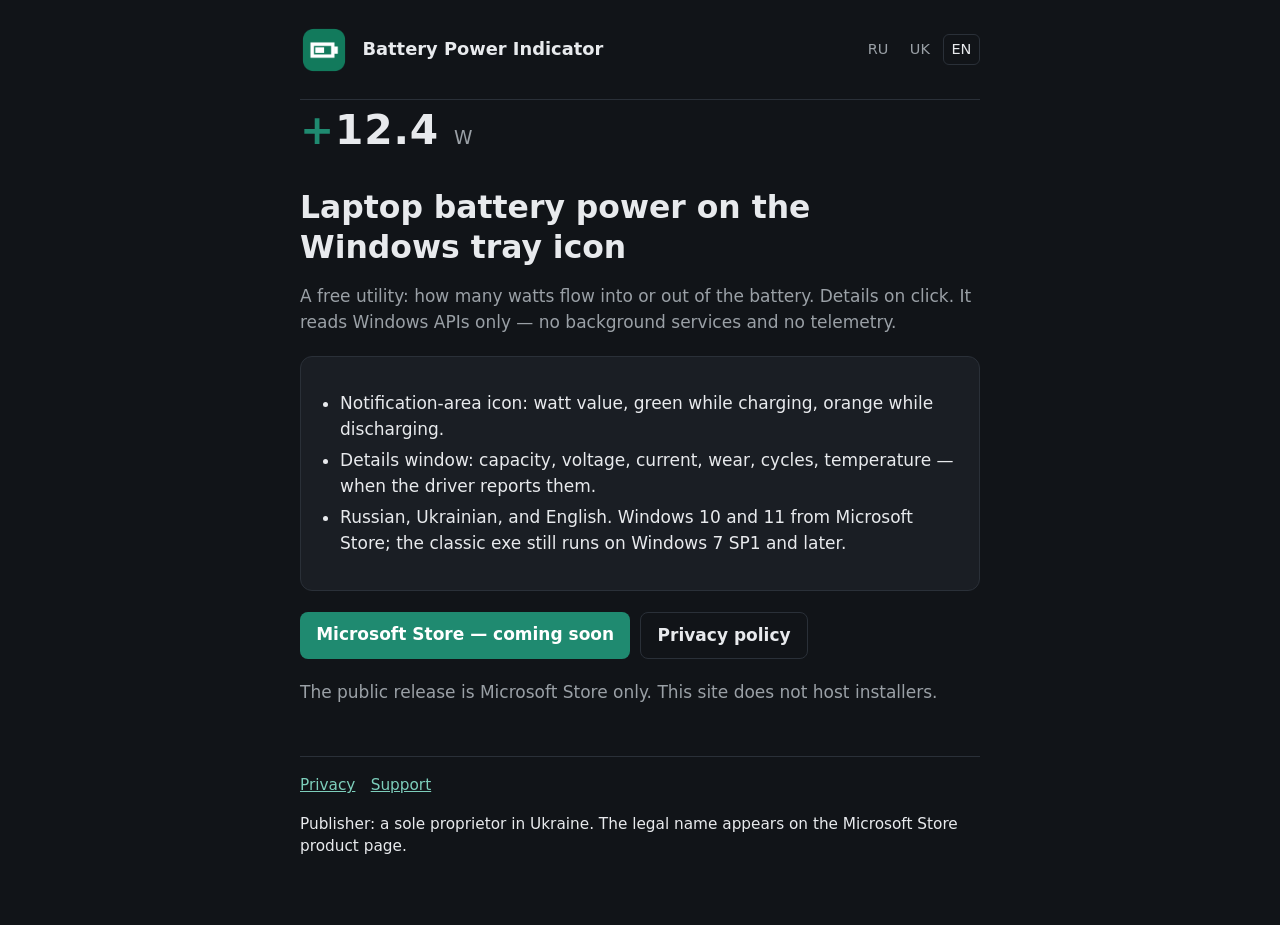
<file: index.html>
<!DOCTYPE html>
<html lang="ru">
<head>
  <meta charset="utf-8">
  <meta name="viewport" content="width=device-width, initial-scale=1">
  <title>Battery Power Indicator</title>
  <meta name="description" content="Tray indicator of laptop battery charge and discharge power for Windows.">
  <link rel="icon" href="assets/icon-64.png" type="image/png">
  <link rel="apple-touch-icon" href="assets/icon-256.png">
  <meta property="og:title" content="Battery Power Indicator">
  <meta property="og:description" content="Laptop battery power in the Windows tray.">
  <meta property="og:image" content="assets/icon-256.png">
  <link rel="stylesheet" href="styles.css">
</head>
<body>
  <header>
    <img src="assets/icon-256.png" width="48" height="48" alt="">
    <a class="title" href="index.html">Battery Power Indicator</a>
    <nav class="langs" aria-label="Language">
      <button type="button" data-set-lang="ru" aria-pressed="true">RU</button>
      <button type="button" data-set-lang="uk" aria-pressed="false">UK</button>
      <button type="button" data-set-lang="en" aria-pressed="false">EN</button>
    </nav>
  </header>

  <main>
    <p class="hero-watt"><span class="plus">+</span>12.4 <span class="unit">W</span></p>
    <h1 data-i18n
        data-ru="Мощность батареи на значке в трее Windows"
        data-uk="Потужність батареї на значку в системному лотку Windows"
        data-en="Laptop battery power on the Windows tray icon">Мощность батареи на значке в трее Windows</h1>
    <p class="muted" data-i18n
       data-ru="Свободная утилита: сколько ватт идёт в батарею или из неё. Подробности — по клику. Данные читает Windows API, без фоновых служб и телеметрии."
       data-uk="Вільна утиліта: скільки ват іде в батарею або з неї. Подробиці — за кліком. Дані читає Windows API, без фонових служб і телеметрії."
       data-en="A free utility: how many watts flow into or out of the battery. Details on click. It reads Windows APIs only — no background services and no telemetry.">Свободная утилита: сколько ватт идёт в батарею или из неё. Подробности — по клику. Данные читает Windows API, без фоновых служб и телеметрии.</p>

    <div class="card">
      <ul>
        <li data-i18n
            data-ru="Значок в области уведомлений: число ватт, зелёный при заряде, оранжевый при разряде."
            data-uk="Значок в області сповіщень: число ват, зелений під час заряду, помаранчевий під час розряду."
            data-en="Notification-area icon: watt value, green while charging, orange while discharging.">Значок в области уведомлений: число ватт, зелёный при заряде, оранжевый при разряде.</li>
        <li data-i18n
            data-ru="Окно подробностей: ёмкость, напряжение, ток, износ, циклы, температура — если драйвер их отдаёт."
            data-uk="Вікно подробиць: ємність, напруга, струм, знос, цикли, температура — якщо драйвер їх віддає."
            data-en="Details window: capacity, voltage, current, wear, cycles, temperature — when the driver reports them.">Окно подробностей: ёмкость, напряжение, ток, износ, циклы, температура — если драйвер их отдаёт.</li>
        <li data-i18n
            data-ru="Русский, украинский и английский. Windows 10 и 11 в Microsoft Store; классический exe — Windows 7 SP1 и новее."
            data-uk="Російська, українська та англійська. Windows 10 і 11 у Microsoft Store; класичний exe — Windows 7 SP1 і новіше."
            data-en="Russian, Ukrainian, and English. Windows 10 and 11 from Microsoft Store; the classic exe still runs on Windows 7 SP1 and later.">Русский, украинский и английский. Windows 10 и 11 в Microsoft Store; классический exe — Windows 7 SP1 и новее.</li>
      </ul>
    </div>

    <div class="actions">
      <span class="btn primary" data-i18n
            data-ru="Microsoft Store — скоро"
            data-uk="Microsoft Store — незабаром"
            data-en="Microsoft Store — coming soon">Microsoft Store — скоро</span>
      <a class="btn ghost" href="privacy.html" data-i18n
         data-ru="Политика конфиденциальности"
         data-uk="Політика конфіденційності"
         data-en="Privacy policy">Политика конфиденциальности</a>
    </div>

    <p class="muted" data-i18n
       data-ru="Публично программа распространяется только через Microsoft Store. Этот сайт не отдаёт установочные файлы."
       data-uk="Прилюдно програма поширюється лише через Microsoft Store. Цей сайт не віддає інсталяційні файли."
       data-en="The public release is Microsoft Store only. This site does not host installers.">Публично программа распространяется только через Microsoft Store. Этот сайт не отдаёт установочные файлы.</p>
  </main>

  <footer>
    <nav>
      <a href="privacy.html" data-i18n data-ru="Конфиденциальность" data-uk="Конфіденційність" data-en="Privacy">Конфиденциальность</a>
      <a href="https://github.com/ivan-ryzhenko/batpowerindicator/issues" data-i18n data-ru="Поддержка" data-uk="Підтримка" data-en="Support">Поддержка</a>
    </nav>
    <p data-i18n
       data-ru="Издатель — ФОП (Украина). Юридическое имя — на странице продукта в Microsoft Store."
       data-uk="Видавець — ФОП (Україна). Юридичне ім’я — на сторінці продукту в Microsoft Store."
       data-en="Publisher: a sole proprietor in Ukraine. The legal name appears on the Microsoft Store product page.">Издатель — ФОП (Украина). Юридическое имя — на странице продукта в Microsoft Store.</p>
  </footer>
  <script src="lang.js"></script>
</body>
</html>
</file>
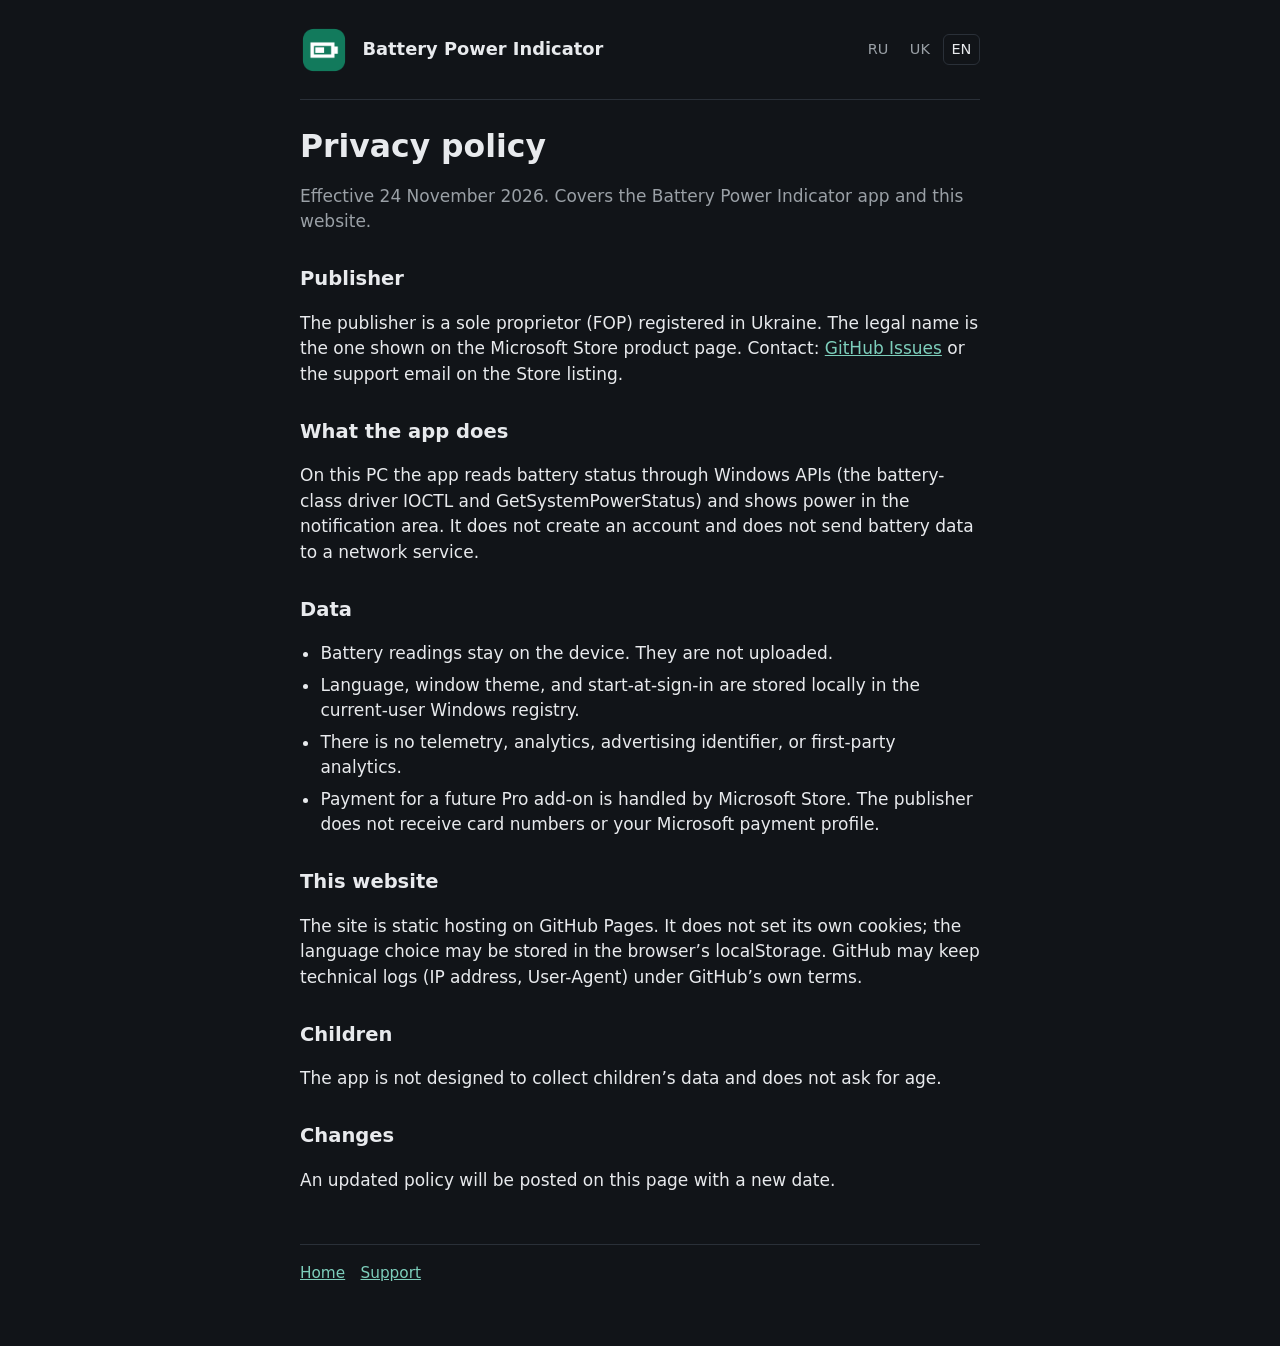
<file: privacy.html>
<!DOCTYPE html>
<html lang="ru">
<head>
  <meta charset="utf-8">
  <meta name="viewport" content="width=device-width, initial-scale=1">
  <title>Privacy policy — Battery Power Indicator</title>
  <meta name="description" content="Privacy policy for the Battery Power Indicator Windows app and this website.">
  <link rel="icon" href="assets/icon-64.png" type="image/png">
  <link rel="apple-touch-icon" href="assets/icon-256.png">
  <link rel="stylesheet" href="styles.css">
</head>
<body>
  <header>
    <img src="assets/icon-256.png" width="48" height="48" alt="">
    <a class="title" href="index.html">Battery Power Indicator</a>
    <nav class="langs" aria-label="Language">
      <button type="button" data-set-lang="ru" aria-pressed="true">RU</button>
      <button type="button" data-set-lang="uk" aria-pressed="false">UK</button>
      <button type="button" data-set-lang="en" aria-pressed="false">EN</button>
    </nav>
  </header>

  <main>
    <article class="lang-panel" data-lang="ru">
      <h1>Политика конфиденциальности</h1>
      <p class="meta">Действует с 24 ноября 2026 г. Для приложения Battery Power Indicator и этого сайта.</p>
      <h2>Кто издатель</h2>
      <p>Издатель — физическое лицо-предприниматель (ФОП), зарегистрированное в Украине. Юридическое имя указано на странице продукта в Microsoft Store. Вопросы: <a href="https://github.com/ivan-ryzhenko/batpowerindicator/issues">GitHub Issues</a> или адрес поддержки в карточке Store.</p>
      <h2>Что делает приложение</h2>
      <p>Программа на этом компьютере читает состояние батареи через Windows API (IOCTL драйвера батарей и GetSystemPowerStatus) и показывает мощность в области уведомлений. Она не создаёт учётную запись и не ходит в интернет за данными батареи.</p>
      <h2>Какие данные</h2>
      <ul>
        <li>Показания батареи обрабатываются только на устройстве и никуда не отправляются.</li>
        <li>Язык, тема окна и автозапуск хранятся локально в реестре текущего пользователя Windows.</li>
        <li>Телеметрии, аналитики, рекламных идентификаторов и своей аналитики нет.</li>
        <li>Платежи за будущее дополнение Pro принимает Microsoft Store. Номер карты и платёжный профиль издатель не получает.</li>
      </ul>
      <h2>Этот сайт</h2>
      <p>Сайт статический, на GitHub Pages. Своих cookie нет; выбранный язык страницы может сохраниться в localStorage браузера. GitHub как хостинг может вести технические журналы (IP, User-Agent) по своим правилам.</p>
      <h2>Дети</h2>
      <p>Приложение не предназначено для сбора данных детей и не запрашивает возраст.</p>
      <h2>Изменения</h2>
      <p>Новая редакция появится на этой странице с новой датой.</p>
    </article>

    <article class="lang-panel" data-lang="uk">
      <h1>Політика конфіденційності</h1>
      <p class="meta">Чинна з 24 листопада 2026 р. Для програми Battery Power Indicator і цього сайту.</p>
      <h2>Хто видавець</h2>
      <p>Видавець — фізична особа-підприємець (ФОП), зареєстрована в Україні. Юридичне ім’я зазначено на сторінці продукту в Microsoft Store. Запитання: <a href="https://github.com/ivan-ryzhenko/batpowerindicator/issues">GitHub Issues</a> або адреса підтримки в картці Store.</p>
      <h2>Що робить програма</h2>
      <p>Програма на цьому комп’ютері читає стан батареї через Windows API (IOCTL драйвера батарей і GetSystemPowerStatus) і показує потужність в області сповіщень. Вона не створює обліковий запис і не звертається в інтернет по дані батареї.</p>
      <h2>Які дані</h2>
      <ul>
        <li>Показники батареї обробляються лише на пристрої й нікуди не надсилаються.</li>
        <li>Мова, тема вікна й автозапуск зберігаються локально в реєстрі поточного користувача Windows.</li>
        <li>Телеметрії, аналітики, рекламних ідентифікаторів і власної аналітики немає.</li>
        <li>Оплату майбутнього доповнення Pro приймає Microsoft Store. Номер картки й платіжний профіль видавець не отримує.</li>
      </ul>
      <h2>Цей сайт</h2>
      <p>Сайт статичний, на GitHub Pages. Власних cookie немає; вибрану мову сторінки браузер може зберегти в localStorage. GitHub як хостинг може вести технічні журнали (IP, User-Agent) за своїми правилами.</p>
      <h2>Діти</h2>
      <p>Програма не призначена для збору даних дітей і не запитує вік.</p>
      <h2>Зміни</h2>
      <p>Нова редакція з’явиться на цій сторінці з новою датою.</p>
    </article>

    <article class="lang-panel" data-lang="en">
      <h1>Privacy policy</h1>
      <p class="meta">Effective 24 November 2026. Covers the Battery Power Indicator app and this website.</p>
      <h2>Publisher</h2>
      <p>The publisher is a sole proprietor (FOP) registered in Ukraine. The legal name is the one shown on the Microsoft Store product page. Contact: <a href="https://github.com/ivan-ryzhenko/batpowerindicator/issues">GitHub Issues</a> or the support email on the Store listing.</p>
      <h2>What the app does</h2>
      <p>On this PC the app reads battery status through Windows APIs (the battery-class driver IOCTL and GetSystemPowerStatus) and shows power in the notification area. It does not create an account and does not send battery data to a network service.</p>
      <h2>Data</h2>
      <ul>
        <li>Battery readings stay on the device. They are not uploaded.</li>
        <li>Language, window theme, and start-at-sign-in are stored locally in the current-user Windows registry.</li>
        <li>There is no telemetry, analytics, advertising identifier, or first-party analytics.</li>
        <li>Payment for a future Pro add-on is handled by Microsoft Store. The publisher does not receive card numbers or your Microsoft payment profile.</li>
      </ul>
      <h2>This website</h2>
      <p>The site is static hosting on GitHub Pages. It does not set its own cookies; the language choice may be stored in the browser’s localStorage. GitHub may keep technical logs (IP address, User-Agent) under GitHub’s own terms.</p>
      <h2>Children</h2>
      <p>The app is not designed to collect children’s data and does not ask for age.</p>
      <h2>Changes</h2>
      <p>An updated policy will be posted on this page with a new date.</p>
    </article>
  </main>

  <footer>
    <nav>
      <a href="index.html" data-i18n data-ru="На главную" data-uk="На головну" data-en="Home">На главную</a>
      <a href="https://github.com/ivan-ryzhenko/batpowerindicator/issues" data-i18n data-ru="Поддержка" data-uk="Підтримка" data-en="Support">Поддержка</a>
    </nav>
  </footer>
  <script src="lang.js"></script>
</body>
</html>
</file>
<file: styles.css>
:root {
  --bg: #111418;
  --fg: #e8eaed;
  --muted: #9aa0a6;
  --accent: #1f8a70;
  --card: #1a1e24;
  --line: #2a3038;
  --max: 40rem;
}

* { box-sizing: border-box; }

html, body {
  margin: 0;
  min-height: 100%;
  background: var(--bg);
  color: var(--fg);
  font: 17px/1.5 system-ui, "Segoe UI", sans-serif;
}

body { padding: 1.5rem 1.25rem 3rem; }

header, main, footer { max-width: var(--max); margin: 0 auto; }

header {
  display: flex;
  align-items: center;
  gap: 0.85rem;
  padding-bottom: 1.5rem;
  border-bottom: 1px solid var(--line);
}

header img {
  width: 48px;
  height: 48px;
  border-radius: 12px;
}

header a.title {
  color: inherit;
  text-decoration: none;
  font-weight: 650;
  font-size: 1.05rem;
  flex: 1;
}

nav.langs { display: flex; gap: 0.25rem; }

nav.langs button {
  background: transparent;
  color: var(--muted);
  border: 1px solid transparent;
  border-radius: 6px;
  padding: 0.2rem 0.45rem;
  cursor: pointer;
  font: inherit;
  font-size: 0.85rem;
}

nav.langs button[aria-pressed="true"] {
  color: var(--fg);
  border-color: var(--line);
}

h1 { font-size: 1.85rem; line-height: 1.25; margin: 1.6rem 0 0.75rem; }
h2 { font-size: 1.15rem; margin: 1.75rem 0 0.5rem; }
p, li { color: var(--fg); }
.muted, .meta { color: var(--muted); }

ul { padding-left: 1.2rem; }
li { margin: 0.35rem 0; }

.hero-watt {
  font-variant-numeric: tabular-nums;
  font-size: 2.4rem;
  font-weight: 700;
  letter-spacing: 0.02em;
  margin: 0 0 0.35rem;
}

.hero-watt .plus { color: var(--accent); }
.hero-watt .unit { color: var(--muted); font-size: 1.1rem; font-weight: 500; }

.card {
  background: var(--card);
  border: 1px solid var(--line);
  border-radius: 12px;
  padding: 1rem 1.1rem;
  margin: 1.25rem 0;
}

a { color: #7dcebb; }
a:hover { color: #b6ebe0; }

.actions { display: flex; flex-wrap: wrap; gap: 0.6rem; margin: 1.25rem 0; }

.btn {
  display: inline-block;
  padding: 0.55rem 0.95rem;
  border-radius: 8px;
  text-decoration: none;
  font-weight: 600;
}

.btn.primary { background: var(--accent); color: #fff; }
.btn.primary:hover { color: #fff; filter: brightness(1.08); }
.btn.ghost { border: 1px solid var(--line); color: var(--fg); }
.btn.ghost:hover { color: var(--fg); border-color: var(--muted); }

footer {
  margin-top: 3rem;
  padding-top: 1rem;
  border-top: 1px solid var(--line);
  color: var(--muted);
  font-size: 0.9rem;
}

footer nav { display: flex; flex-wrap: wrap; gap: 0.9rem; margin-bottom: 0.6rem; }

[hidden] { display: none !important; }

@media (max-width: 480px) {
  h1 { font-size: 1.5rem; }
  .hero-watt { font-size: 2rem; }
}
</file>
